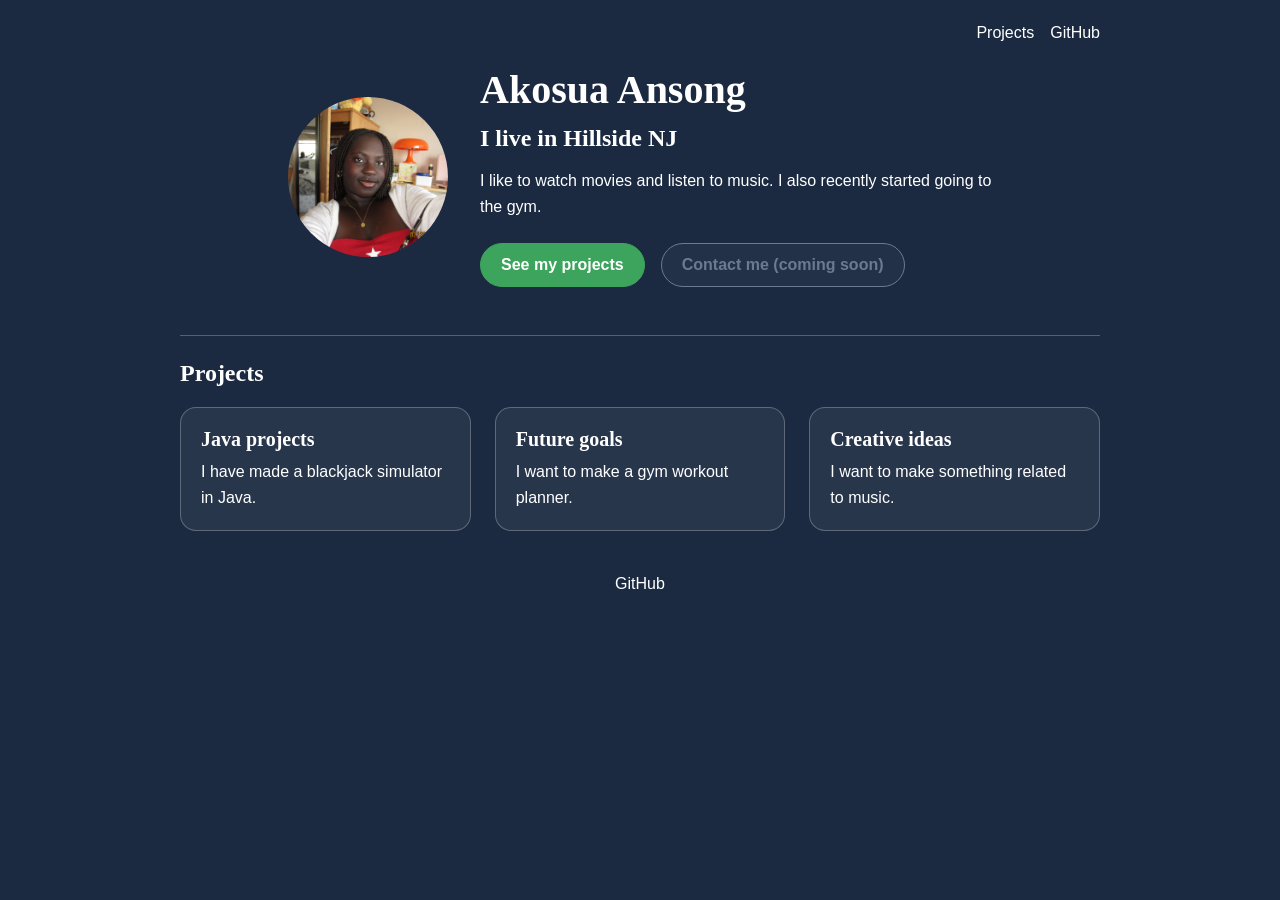
<file: labs/lab4/index.html>
<!DOCTYPE html>
<html lang="en">
<head>
    <meta charset="UTF-8">
    <meta name="viewport" content="width=device-width, initial-scale=1.0">
    <title>Akosua Ansong | Portfolio</title>
    <link rel="stylesheet" href="style.css">
</head>
<body>
    <header class="site-header">
        <nav class="top-nav" aria-label="Main navigation">
            <a href="#projects">Projects</a>
            <a href="https://github.com/aansong07" target="_blank" rel="noopener noreferrer">GitHub</a>
        </nav>

        <div class="hero">
            <img src="./assets/avatar.jpg" class="avatar" alt="Portrait of Akosua Ansong">

            <div class="hero-copy">
                <h1>Akosua Ansong</h1>
                <h2>I live in Hillside NJ</h2>
                <p>I like to watch movies and listen to music. I also recently started going to the gym.</p>

                <div class="button-row">
                    <a href="#projects" class="button">See my projects</a>
                    <button type="button" class="secondary-button" disabled>Contact me (coming soon)</button>
                </div>
            </div>
        </div>
    </header>

    <main>
        <section class="projects-section" id="projects" aria-labelledby="projects-heading">
            <h2 id="projects-heading">Projects</h2>
            <div class="projects-grid">
                <article class="card">
                    <h3>Java projects</h3>
                    <p>I have made a blackjack simulator in Java.</p>
                </article>

                <article class="card">
                    <h3>Future goals</h3>
                    <p>I want to make a gym workout planner.</p>
                </article>

                <article class="card featured">
                    <h3>Creative ideas</h3>
                    <p>I want to make something related to music.</p>
                </article>
            </div>
        </section>
    </main>

    <footer class="site-footer">
        <p><a href="https://github.com/aansong07" target="_blank" rel="noopener noreferrer">GitHub</a></p>
    </footer>
</body>
</html>
</file>
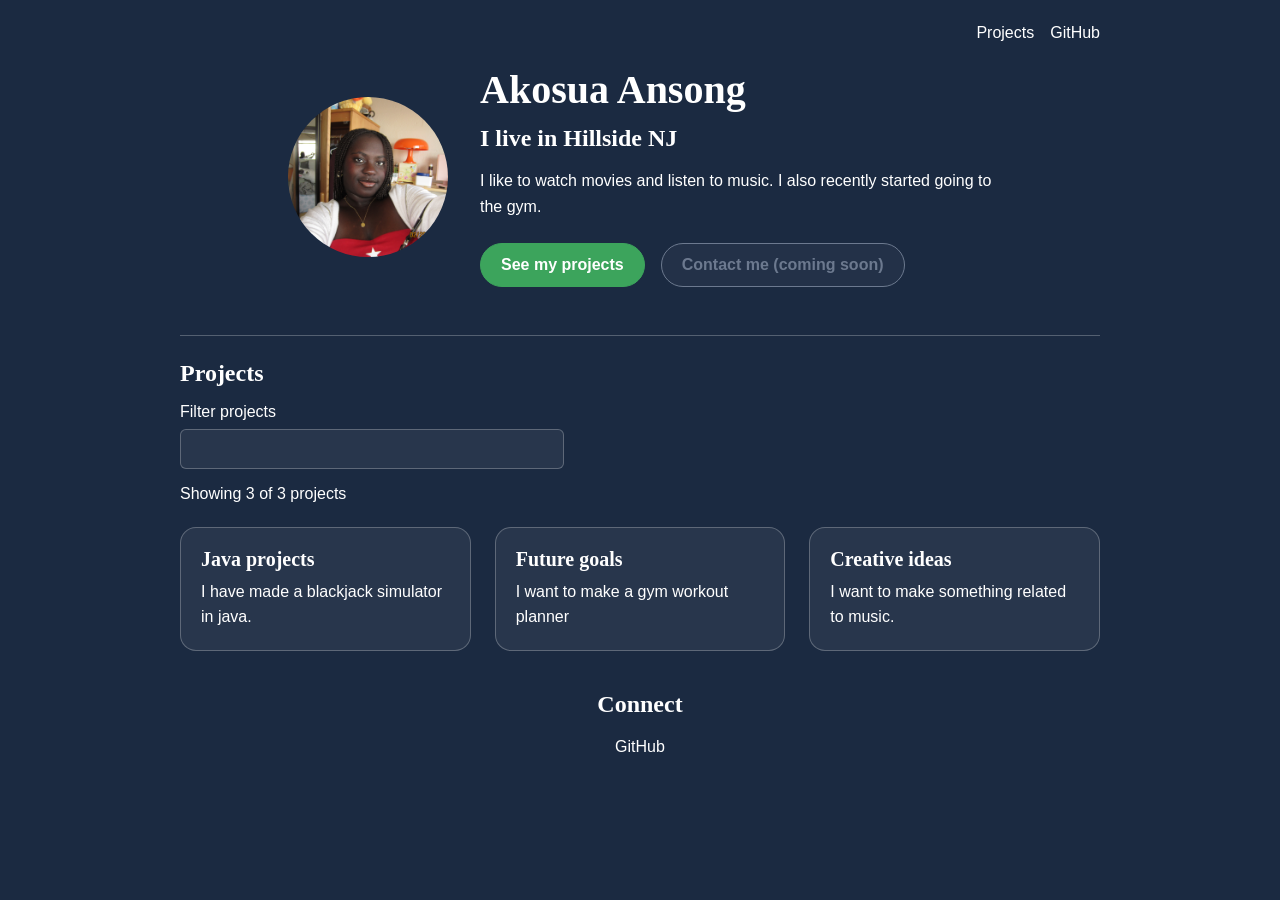
<file: labs/lab5/index.html>
<!DOCTYPE html>
<html lang="en">
<head>
    <meta charset="UTF-8">
    <meta name="viewport" content="width=device-width, initial-scale=1.0">
    <title>Akosua Ansong | Portfolio</title>
    <link rel="stylesheet" href="./style.css">
    <script src="./app.js" defer></script>
</head>
<body>
    <header class="site-header">
        <nav class="top-nav" aria-label="Main navigation">
            <a href="#projects">Projects</a>
            <a href="https://github.com/aansong07" target="_blank" rel="noopener noreferrer">GitHub</a>
        </nav>

        <section class="hero" aria-labelledby="welcome-heading">
            <img class="avatar" src="./assets/avatar.jpg" alt="Portrait of Akosua Ansong">

            <div class="hero-copy">
                <h1 id="welcome-heading">Akosua Ansong</h1>
                <h2>I live in Hillside NJ</h2>
                <p>I like to watch movies and listen to music. I also recently started going to the gym.</p>

                <div class="button-row">
                    <a href="#projects" class="button">See my projects</a>
                    <button type="button" class="secondary-button" disabled>Contact me (coming soon)</button>
                </div>
            </div>
        </section>
    </header>

    <main>
        <section class="projects-section" id="projects" aria-labelledby="projects-heading">
            <h2 id="projects-heading">Projects</h2>
            <label class="filter-label" for="filter-input">Filter projects</label>
            <input class="filter-input" id="filter-input" type="search" autocomplete="off">
            <p class="project-count" id="project-count" aria-live="polite"></p>
            <div class="projects-grid">
                <article class="card">
                    <h3>Java projects</h3>
                    <p>I have made a blackjack simulator in java.</p>
                </article>

                <article class="card">
                    <h3>Future goals</h3>
                    <p>I want to make a gym workout planner</p>
                </article>

                <article class="card">
                    <h3>Creative ideas</h3>
                    <p>I want to make something related to music.</p>
                </article>
            </div>
        </section>
    </main>

    <footer class="site-footer">
        <section aria-labelledby="social-heading">
            <h2 id="social-heading">Connect</h2>
            <p><a href="https://github.com/aansong07" target="_blank" rel="noopener noreferrer">GitHub</a></p>
        </section>
    </footer>
</body>
</html>
</file>
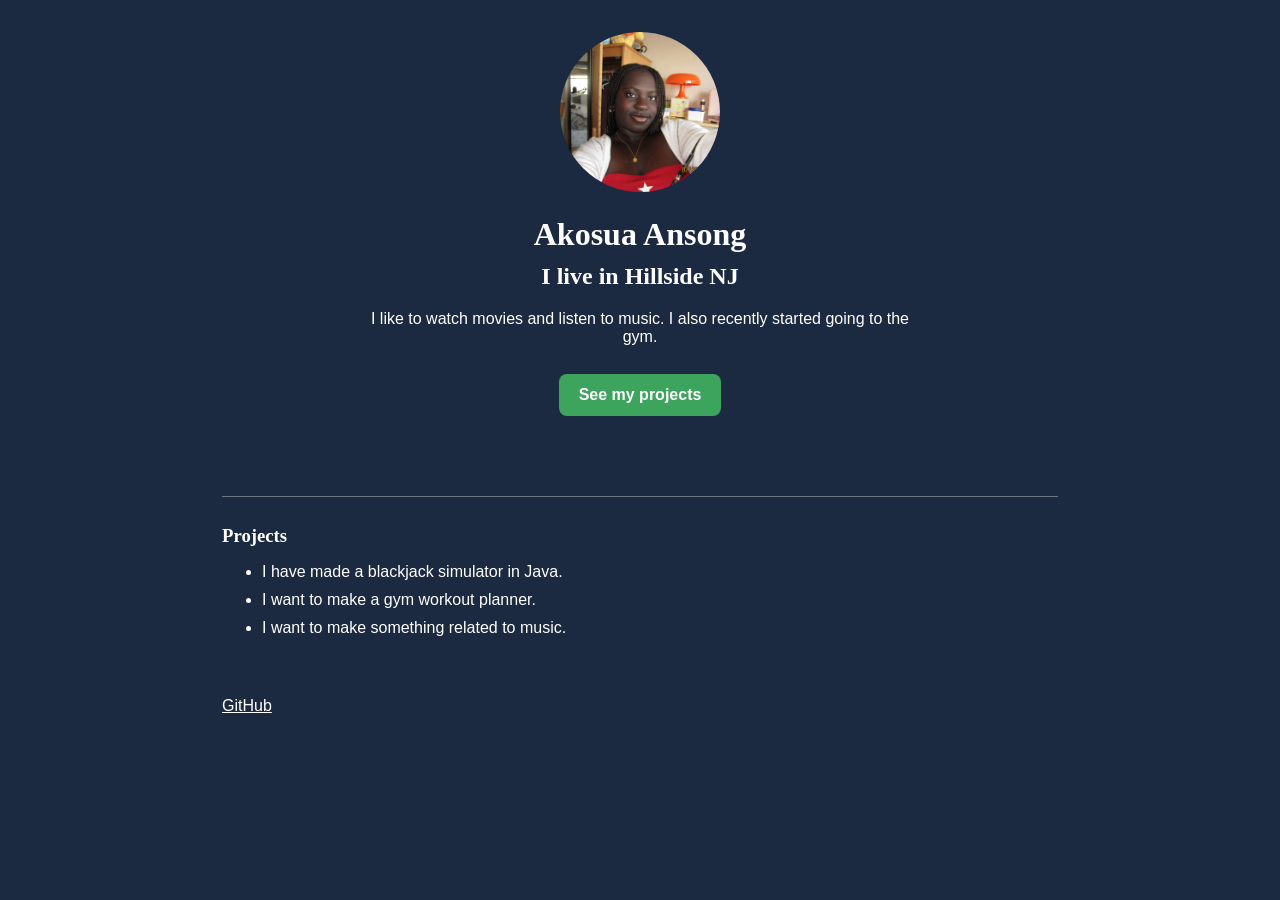
<file: labs/lab3/index.html.html>
<!DOCTYPE html>
<html lang="en">
<head>
    <meta charset="UTF-8">
    <meta name="viewport" content="width=device-width, initial-scale=1.0">
    <title>Akosua Ansong's Portfolio</title>
    <link rel="stylesheet" href="style.css">
</head>
<body>
    <header>
        <img src="./assets/avatar.jpg" width="160" height="160" alt="Portrait of Akosua Ansong">
        <h1>Akosua Ansong</h1>
        <h2>I live in Hillside NJ</h2>
        <p>I like to watch movies and listen to music. I also recently started going to the gym.</p>
        <a href="#projects" class="action-link">See my projects</a>
    </header>
    <main>
        <section id="projects">
            <h3>Projects</h3>
            <ul>
                <li>I have made a blackjack simulator in Java.</li>
                <li>I want to make a gym workout planner.</li>
                <li>I want to make something related to music.</li>
            </ul>
        </section>
    </main>
    <footer>
        <a href="https://github.com/aansong07" target="_blank" rel="noopener">GitHub</a>
    </footer>
</body>
</html>
</file>
<file: labs/lab4/style.css>
*, *::before, *::after { box-sizing: border-box; }

:root {
    color-scheme: dark;
    --navy-bg: #1b2a41;
    --white: #ffffff;
    --green: #3ca45c;
    --green-dark: #2f8449;
    --green-light: #46d76b;
    --muted-gray: #8f9bb0;
    --panel: rgba(255, 255, 255, 0.06);
    --border: rgba(255, 255, 255, 0.25);
    --shadow: rgba(0, 0, 0, 0.2);
}

html {
    font-size: 100%;
}

body {
    background-color: var(--navy-bg);
    color: var(--white);
    font-family: Arial, sans-serif;
    margin: 0;
    min-height: 100vh;
    overflow-x: hidden;
    padding: 0;
}

img {
    max-width: 100%;
}

a {
    color: var(--white);
}

button {
    font: inherit;
}

.site-header,
main,
.site-footer {
    margin: 0 auto;
    max-width: 60rem;
    padding: 1.5rem 1.25rem;
    width: 100%;
}

.top-nav {
    display: flex;
    flex-wrap: wrap;
    gap: 1rem;
    justify-content: flex-end;
    margin-bottom: 1.5rem;
}

.top-nav a,
.site-footer a {
    text-decoration: none;
}

.hero {
    align-items: center;
    display: flex;
    gap: 2rem;
    justify-content: center;
    text-align: left;
}

.avatar {
    border-radius: 50%;
    display: block;
    height: 10rem;
    object-fit: cover;
    width: 10rem;
}

.hero-copy {
    max-width: 32rem;
}

h1,
h2,
h3 {
    font-family: Georgia, serif;
    margin: 0;
}

h1 {
    font-size: 2.5rem;
    margin-bottom: 0.75rem;
}

h2 {
    font-size: 1.5rem;
    margin-bottom: 1rem;
}

h3 {
    font-size: 1.25rem;
    margin-bottom: 0.5rem;
}

p {
    margin: 0;
    line-height: 1.6;
}

.hero-copy p {
    margin-bottom: 1.5rem;
}

.button-row {
    display: flex;
    flex-wrap: wrap;
    gap: 1rem;
}

.button,
.secondary-button {
    border-radius: 999px;
    display: inline-block;
    font-size: 1rem;
    font-weight: 700;
    padding: 0.75rem 1.25rem;
    text-align: center;
    text-decoration: none;
    transition: all 0.2s ease;
}

.button {
    background-color: var(--green);
    border: 0.0625rem solid var(--green);
    color: var(--white);
}

.button:hover {
    background-color: var(--green-light);
    box-shadow: 0 0.25rem 0.75rem var(--shadow);
    transform: translateY(-0.0625rem);
}

.button:focus-visible {
    outline: 0.1875rem solid var(--white);
    outline-offset: 0.1875rem;
    background-color: var(--green-dark);
}

.button:active {
    background-color: #2b7a42;
    box-shadow: inset 0 0.125rem 0.5rem rgba(0, 0, 0, 0.2);
    transform: translateY(0);
}

.button:disabled {
    cursor: not-allowed;
    opacity: 0.6;
}

.secondary-button {
    background-color: rgba(255, 255, 255, 0.08);
    border: 0.0625rem solid var(--muted-gray);
    color: var(--muted-gray);
    cursor: not-allowed;
    opacity: 0.7;
}

.secondary-button:disabled,
.secondary-button:disabled:hover,
.secondary-button:disabled:focus-visible,
.secondary-button:disabled:active {
    background-color: rgba(255, 255, 255, 0.05);
    border-color: var(--muted-gray);
    color: var(--muted-gray);
    box-shadow: none;
    transform: none;
    cursor: not-allowed;
}

.projects-section {
    border-top: 0.0625rem solid var(--border);
    padding-top: 1.5rem;
}

.projects-grid {
    display: flex;
    flex-wrap: wrap;
    gap: 1.5rem;
    margin-top: 1.25rem;
}

.card {
    /*hand-edited by AB*/
    .featured {
        background-color: #5ad2fa;
    }
    background-color: var(--panel);
    border: 0.0625rem solid var(--border);
    border-radius: 1rem;
    flex: 1 1 14rem;
    padding: 1.25rem;
}

.site-footer {
    padding-top: 1rem;
    text-align: center;
}

@media (max-width: 767px) {
    .site-header,
    main,
    .site-footer {
        padding-left: 1rem;
        padding-right: 1rem;
    }

    .top-nav {
        justify-content: center;
    }

    .hero {
        align-items: center;
        flex-direction: column;
        text-align: center;
    }

    .button-row {
        flex-direction: column;
    }

    .button,
    .secondary-button {
        width: 100%;
    }

    .projects-grid {
        flex-direction: column;
    }
}
</file>
<file: labs/lab5/style.css>
*, *::before, *::after { box-sizing: border-box; }

:root {
    color-scheme: dark;
    --navy-bg: #1b2a41;
    --white: #ffffff;
    --green: #3ca45c;
    --green-dark: #2f8449;
    --green-light: #46d76b;
    --muted-gray: #8f9bb0;
    --panel: rgba(255, 255, 255, 0.06);
    --border: rgba(255, 255, 255, 0.25);
    --shadow: rgba(0, 0, 0, 0.2);
}

html {
    font-size: 100%;
}

body {
    background-color: var(--navy-bg);
    color: var(--white);
    font-family: Arial, sans-serif;
    margin: 0;
    min-height: 100vh;
    padding: 0;
}

img {
    max-width: 100%;
}

a {
    color: var(--white);
}

button {
    font: inherit;
}

.site-header,
main,
.site-footer {
    margin: 0 auto;
    max-width: 60rem;
    padding: 1.5rem 1.25rem;
    width: 100%;
}

.top-nav {
    display: flex;
    flex-wrap: wrap;
    gap: 1rem;
    justify-content: flex-end;
    margin-bottom: 1.5rem;
}

.top-nav a,
.site-footer a {
    text-decoration: none;
}

.hero {
    align-items: center;
    display: flex;
    gap: 2rem;
    justify-content: center;
    text-align: left;
}

.avatar {
    border-radius: 50%;
    display: block;
    height: 10rem;
    object-fit: cover;
    width: 10rem;
}

.hero-copy {
    max-width: 32rem;
}

h1,
h2,
h3 {
    font-family: Georgia, serif;
    margin: 0;
}

h1 {
    font-size: 2.5rem;
    margin-bottom: 0.75rem;
}

h2 {
    font-size: 1.5rem;
    margin-bottom: 1rem;
}

h3 {
    font-size: 1.25rem;
    margin-bottom: 0.5rem;
}

p {
    margin: 0;
    line-height: 1.6;
}

.hero-copy p {
    margin-bottom: 1.5rem;
}

.button-row {
    display: flex;
    flex-wrap: wrap;
    gap: 1rem;
}

.button,
.secondary-button {
    border-radius: 999px;
    display: inline-block;
    font-size: 1rem;
    font-weight: 700;
    padding: 0.75rem 1.25rem;
    text-align: center;
    text-decoration: none;
    transition: all 0.2s ease;
}

.button {
    background-color: var(--green);
    border: 0.0625rem solid var(--green);
    color: var(--white);
    cursor: pointer;
}

.button:hover {
    background-color: var(--green-light);
    box-shadow: 0 0.25rem 0.75rem var(--shadow);
    transform: translateY(-0.0625rem);
}

.button:focus-visible {
    outline: 0.1875rem solid var(--white);
    outline-offset: 0.1875rem;
    background-color: var(--green-dark);
}

.button:active {
    background-color: #2b7a42;
    box-shadow: inset 0 0.125rem 0.5rem rgba(0, 0, 0, 0.2);
    transform: translateY(0);
}

.button:disabled {
    cursor: not-allowed;
    opacity: 0.6;
}

.button:disabled:hover,
.button:disabled:focus-visible,
.button:disabled:active {
    background-color: var(--green);
    box-shadow: none;
    outline: none;
    transform: none;
}

.secondary-button {
    background-color: rgba(255, 255, 255, 0.08);
    border: 0.0625rem solid var(--muted-gray);
    color: var(--muted-gray);
    cursor: not-allowed;
    opacity: 0.7;
}

.secondary-button:disabled,
.secondary-button:disabled:hover,
.secondary-button:disabled:focus-visible,
.secondary-button:disabled:active {
    background-color: rgba(255, 255, 255, 0.05);
    border-color: var(--muted-gray);
    color: var(--muted-gray);
    box-shadow: none;
    transform: none;
    cursor: not-allowed;
}

.projects-section {
    border-top: 0.0625rem solid var(--border);
    padding-top: 1.5rem;
}

.filter-label {
    display: block;
    margin-bottom: 0.5rem;
}

.filter-input {
    background-color: var(--panel);
    border: 0.0625rem solid var(--border);
    border-radius: 0.375rem;
    color: var(--white);
    font: inherit;
    max-width: 100%;
    padding: 0.625rem 0.75rem;
    width: 24rem;
}

.filter-input:focus-visible {
    outline: 0.1875rem solid var(--white);
    outline-offset: 0.125rem;
}

.project-count {
    margin-top: 0.75rem;
}

.projects-grid {
    display: flex;
    flex-wrap: wrap;
    gap: 1.5rem;
    margin-top: 1.25rem;
}

.card {
    background-color: var(--panel);
    border: 0.0625rem solid var(--border);
    border-radius: 1rem;
    flex: 1 1 14rem;
    padding: 1.25rem;
}

.is-hidden {
    display: none;
}

.site-footer {
    padding-top: 1rem;
    text-align: center;
}

@media (max-width: 47.9375rem) {
    .site-header,
    main,
    .site-footer {
        padding-left: 1rem;
        padding-right: 1rem;
    }

    .top-nav {
        justify-content: center;
    }

    .hero {
        align-items: center;
        flex-direction: column;
        text-align: center;
    }

    .button-row {
        flex-direction: column;
    }

    .button,
    .secondary-button {
        width: 100%;
    }

    .projects-grid {
        flex-direction: column;
    }
}
</file>
<file: labs/lab3/style.css>
body {
    background-color: #1b2a41;
    color: white;
    font-family: Arial, sans-serif;
    margin: 0;
    padding: 0;
}

header,
main,
footer {
    box-sizing: border-box;
    margin: 0 auto;
    max-width: 900px;
    padding: 32px;
    width: 100%;
}

header {
    text-align: center;
}

header img {
    border-radius: 50%;
    display: block;
    height: 160px;
    margin: 0 auto 24px;
    object-fit: cover;
    width: 160px;
}

h1,
h2,
h3 {
    font-family: Georgia, serif;
}

h1,
h2,
h3,
p {
    margin: 0;
}

h2 {
    margin-top: 10px;
}

header p {
    margin: 20px auto 28px;
    max-width: 560px;
}

.action-link {
    background-color: #3ca45c;
    border-radius: 8px;
    color: white;
    display: inline-block;
    font-size: 16px;
    font-weight: bold;
    padding: 12px 20px;
    text-decoration: none;
}

.action-link:hover,
.action-link:focus {
    background-color: #2f8449;
}

#projects {
    border-top: 1px solid rgba(255, 255, 255, 0.35);
    margin-top: 16px;
    padding-top: 28px;
}

#projects h3 {
    margin-bottom: 12px;
}

li {
    margin: 10px 0;
}

footer {
    padding-top: 12px;
}

footer a {
    color: white;
}

@media (max-width: 768px) {
    header,
    main,
    footer {
        padding: 24px 20px;
    }

    .action-link {
        display: block;
        text-align: center;
    }
}
</file>
